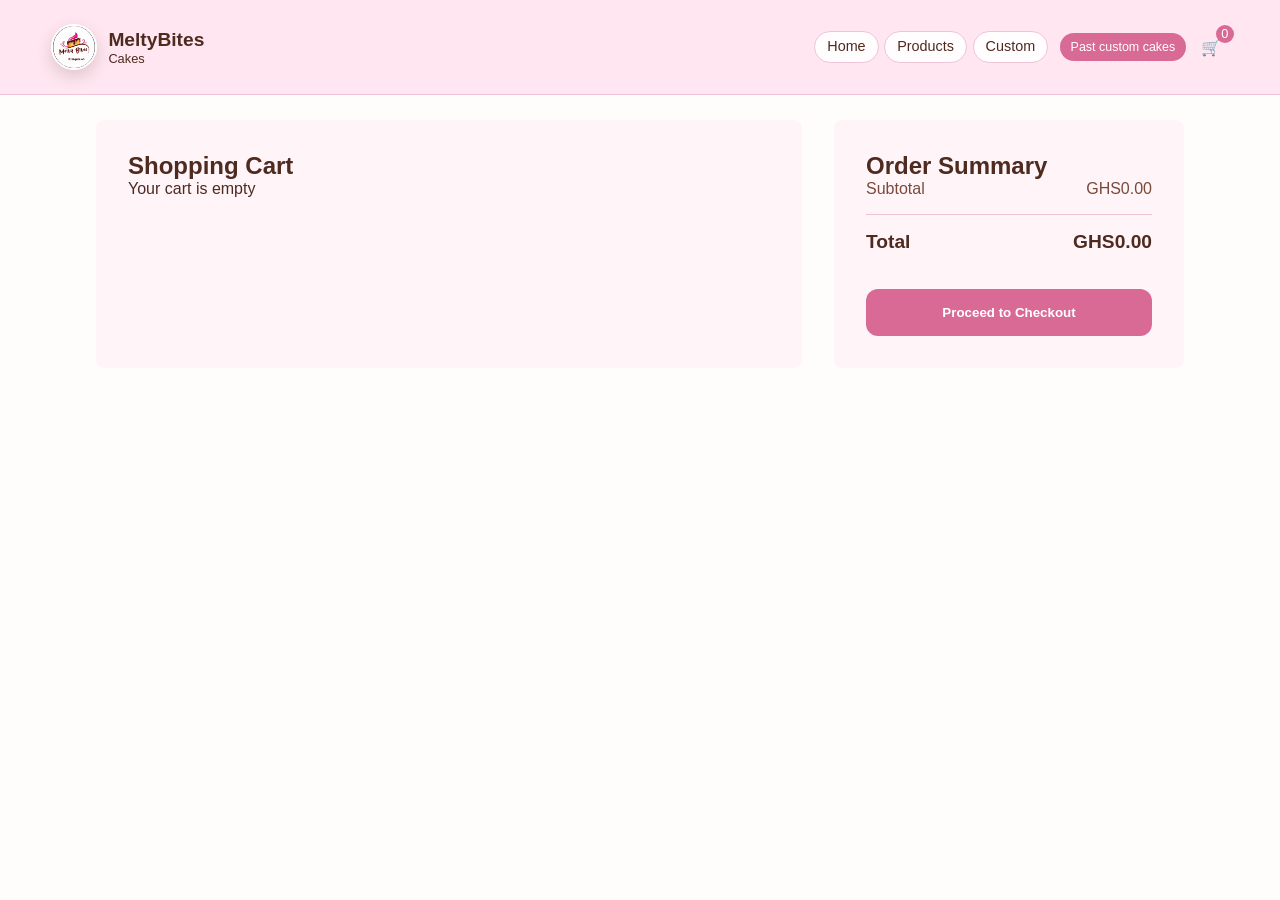
<file: cart.html>
<!DOCTYPE html>
<html lang="en">
<head>
  <meta charset="UTF-8">
  <meta name="viewport" content="width=device-width, initial-scale=1.0">
  <title>MeltyBites - Cart</title>
  <link rel="stylesheet" href="styles.css">
</head>
<body>
  <nav class="navbar">
    <div class="logo">
      <img src="images/melt.PNG" alt="MeltyBites logo" class="brand-logo">
      <div class="logo-text">
        <h1>MeltyBites</h1>
        <p>Cakes</p>
      </div>
    </div>
    <div class="nav-links">
      <div class="nav-pills" role="navigation" aria-label="Main">
        <a href="index.html" class="nav-link nav-pill">Home</a>
        <a href="products.html" class="nav-link nav-pill">Products</a>
        <a href="custom-cake.html" class="nav-link nav-pill">Custom</a>
      </div>
      <div class="nav-icons">
        <a href="gallery.html" class="gallery-btn" aria-label="Gallery of past custom cakes"><span class="gallery-btn-full">Past custom cakes</span><span class="gallery-btn-short" aria-hidden="true">Gallery</span></a>
        <a href="cart.html" class="cart-btn nav-cart-desktop" aria-label="Open cart">
          <span class="cart-icon">🛒</span>
          <span class="cart-count">0</span>
        </a>
      </div>
    </div>
  </nav>

  <main class="cart-page">
    <div class="cart-container">
      <section class="cart-items">
        <h1>Shopping Cart</h1>
      </section>
      <aside class="cart-summary">
        <h2>Order Summary</h2>
        <div class="summary-row">
          <span>Subtotal</span>
          <span class="subtotal">GHS0.00</span>
        </div>
        <div class="summary-row total">
          <span>Total</span>
          <span class="total-amount">GHS0.00</span>
        </div>
        <button class="checkout-btn">Proceed to Checkout</button>
      </aside>
    </div>
  </main>

  <a href="cart.html" class="mobile-cart-bar mobile-cart-bar--on-cart" aria-label="Shopping cart">
    <span class="mobile-cart-bar__icon">🛒</span>
    <span class="mobile-cart-bar__label">Your cart</span>
    <span class="cart-count mobile-cart-count">0</span>
  </a>

  <script src="script.js"></script>
</body>
</html>
</file>
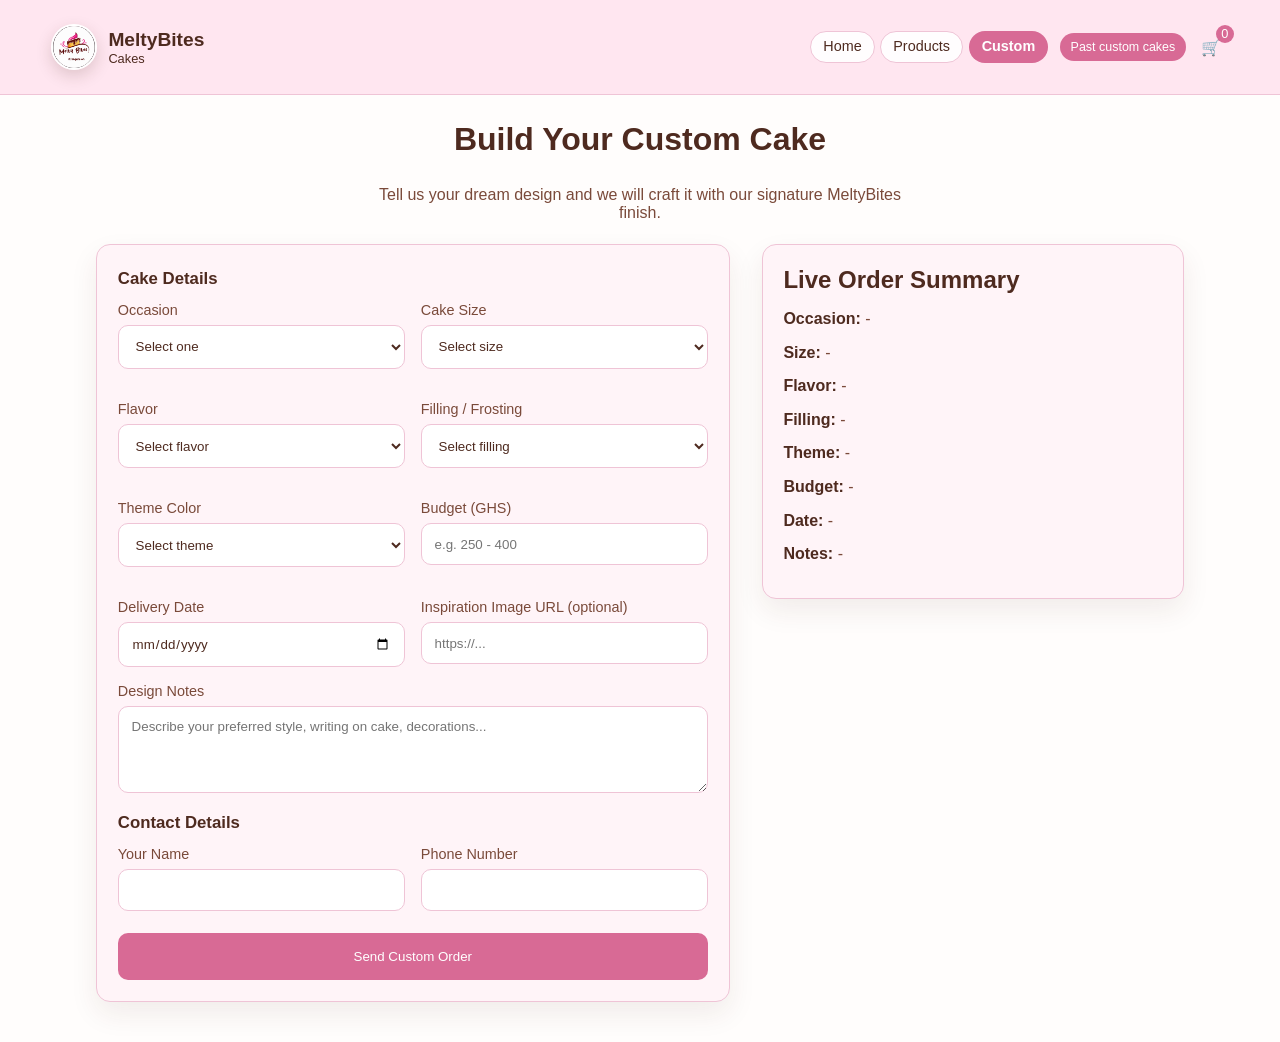
<file: custom-cake.html>
<!DOCTYPE html>
<html lang="en">
<head>
  <meta charset="UTF-8">
  <meta name="viewport" content="width=device-width, initial-scale=1.0">
  <title>MeltyBites - Custom Cakes</title>
  <link rel="stylesheet" href="styles.css">
</head>
<body>
  <nav class="navbar">
    <div class="logo">
      <img src="images/melt.PNG" alt="MeltyBites logo" class="brand-logo">
      <div class="logo-text">
        <h1>MeltyBites</h1>
        <p>Cakes</p>
      </div>
    </div>
    <div class="nav-links">
      <div class="nav-pills" role="navigation" aria-label="Main">
        <a href="index.html" class="nav-link nav-pill">Home</a>
        <a href="products.html" class="nav-link nav-pill">Products</a>
        <a href="custom-cake.html" class="nav-link nav-pill active">Custom</a>
      </div>
      <div class="nav-icons">
        <a href="gallery.html" class="gallery-btn" aria-label="Gallery of past custom cakes"><span class="gallery-btn-full">Past custom cakes</span><span class="gallery-btn-short" aria-hidden="true">Gallery</span></a>
        <a href="cart.html" class="cart-btn nav-cart-desktop" aria-label="Open cart">
          <span class="cart-icon">🛒</span>
          <span class="cart-count">0</span>
        </a>
      </div>
    </div>
  </nav>

  <main class="custom-page">
    <h1 class="section-title">Build Your Custom Cake</h1>
    <p class="custom-intro">Tell us your dream design and we will craft it with our signature MeltyBites finish.</p>
    <div class="custom-layout">
      <form id="customCakeForm" class="custom-form">
        <h2 class="custom-block-title">Cake Details</h2>
        <div class="form-grid">
          <div class="form-group">
            <label for="occasion">Occasion</label>
            <select id="occasion" name="occasion" required>
              <option value="">Select one</option>
              <option>Birthday</option>
              <option>Wedding</option>
              <option>Anniversary</option>
              <option>Baby Shower</option>
              <option>Corporate Event</option>
            </select>
          </div>

          <div class="form-group">
            <label for="size">Cake Size</label>
            <select id="size" name="size" required>
              <option value="">Select size</option>
              <option>6"</option>
              <option>8"</option>
              <option>10"</option>
              <option>12"</option>
            </select>
          </div>

          <div class="form-group">
            <label for="flavor">Flavor</label>
            <select id="flavor" name="flavor" required>
              <option value="">Select flavor</option>
              <option>Chocolate</option>
              <option>Vanilla</option>
              <option>Red Velvet</option>
              <option>Strawberry</option>
              <option>Lemon</option>
            </select>
          </div>

          <div class="form-group">
            <label for="filling">Filling / Frosting</label>
            <select id="filling" name="filling" required>
              <option value="">Select filling</option>
              <option>Buttercream</option>
              <option>Whipped Cream</option>
              <option>Cream Cheese</option>
              <option>Chocolate Ganache</option>
            </select>
          </div>

          <div class="form-group">
            <label for="themeColor">Theme Color</label>
            <select id="themeColor" name="themeColor" required>
              <option value="">Select theme</option>
              <option>White</option>
              <option>Pink</option>
              <option>Chocolate Brown</option>
              <option>Mixed Palette</option>
            </select>
          </div>

          <div class="form-group">
            <label for="budget">Budget (GHS)</label>
            <input type="text" id="budget" name="budget" placeholder="e.g. 250 - 400" required>
          </div>

          <div class="form-group">
            <label for="deliveryDate">Delivery Date</label>
            <input type="date" id="deliveryDate" name="deliveryDate" required>
          </div>

          <div class="form-group">
            <label for="inspiration">Inspiration Image URL (optional)</label>
            <input type="url" id="inspiration" name="inspiration" placeholder="https://...">
          </div>
        </div>

        <div class="form-group">
          <label for="designNotes">Design Notes</label>
          <textarea id="designNotes" name="designNotes" rows="4" placeholder="Describe your preferred style, writing on cake, decorations..." required></textarea>
        </div>

        <h2 class="custom-block-title">Contact Details</h2>
        <div class="form-grid">
          <div class="form-group">
            <label for="customerName">Your Name</label>
            <input type="text" id="customerName" name="customerName" required>
          </div>
          <div class="form-group">
            <label for="customerPhone">Phone Number</label>
            <input type="tel" id="customerPhone" name="customerPhone" required>
          </div>
        </div>

        <button type="submit" class="submit-btn">Send Custom Order</button>
      </form>

      <aside class="custom-summary">
        <h2>Live Order Summary</h2>
        <p><strong>Occasion:</strong> <span id="sumOccasion">-</span></p>
        <p><strong>Size:</strong> <span id="sumSize">-</span></p>
        <p><strong>Flavor:</strong> <span id="sumFlavor">-</span></p>
        <p><strong>Filling:</strong> <span id="sumFilling">-</span></p>
        <p><strong>Theme:</strong> <span id="sumTheme">-</span></p>
        <p><strong>Budget:</strong> <span id="sumBudget">-</span></p>
        <p><strong>Date:</strong> <span id="sumDate">-</span></p>
        <p><strong>Notes:</strong> <span id="sumNotes">-</span></p>
      </aside>
    </div>
  </main>

  <a href="cart.html" class="mobile-cart-bar" aria-label="View shopping cart">
    <span class="mobile-cart-bar__icon">🛒</span>
    <span class="mobile-cart-bar__label">Cart</span>
    <span class="cart-count mobile-cart-count">0</span>
  </a>

  <script src="script.js"></script>
</body>
</html>
</file>
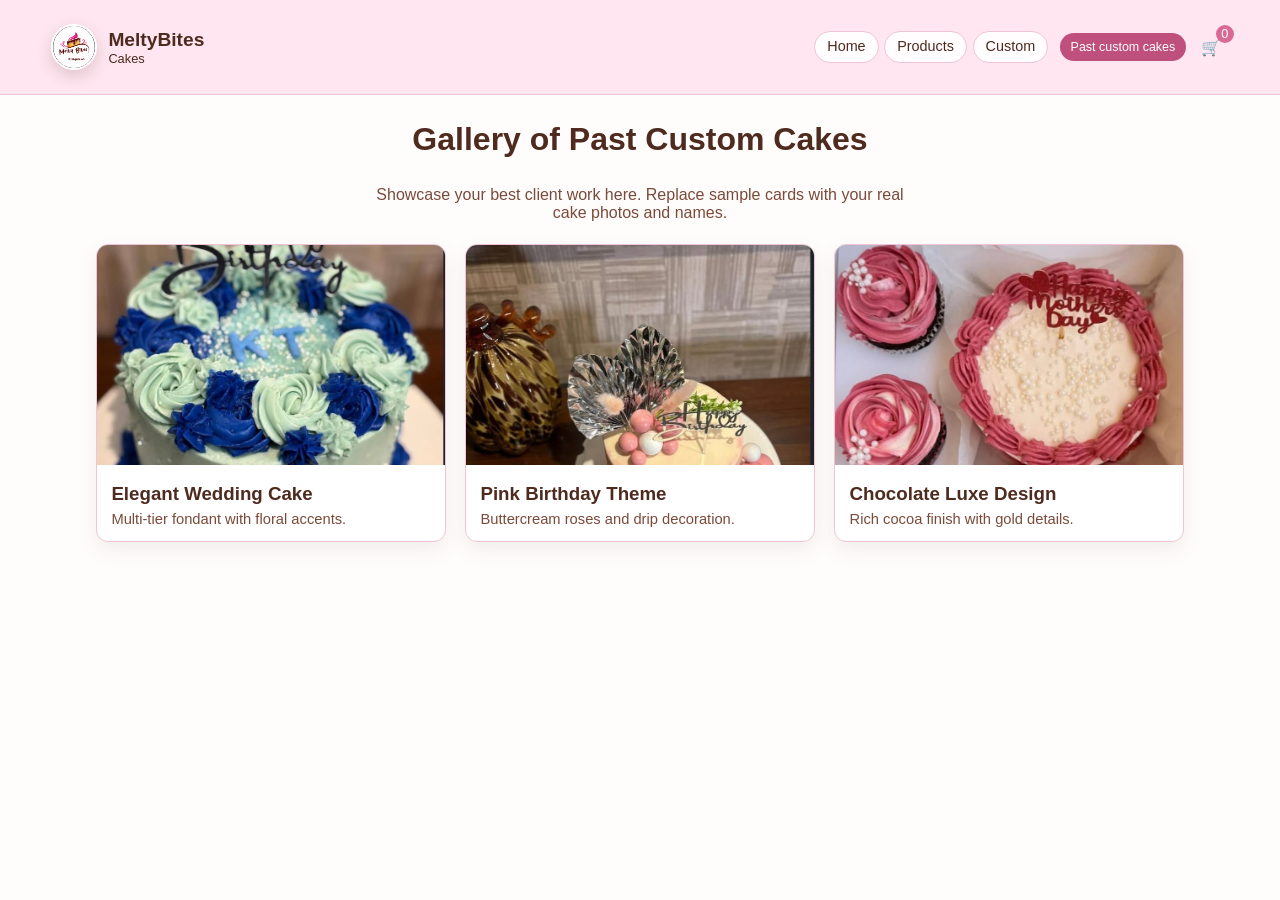
<file: gallery.html>
<!DOCTYPE html>
<html lang="en">
<head>
  <meta charset="UTF-8">
  <meta name="viewport" content="width=device-width, initial-scale=1.0">
  <title>MeltyBites - Custom Cake Gallery</title>
  <link rel="stylesheet" href="styles.css">
</head>
<body>
  <nav class="navbar">
    <div class="logo">
      <img src="images/melt.PNG" alt="MeltyBites logo" class="brand-logo">
      <div class="logo-text">
        <h1>MeltyBites</h1>
        <p>Cakes</p>
      </div>
    </div>
    <div class="nav-links">
      <div class="nav-pills" role="navigation" aria-label="Main">
        <a href="index.html" class="nav-link nav-pill">Home</a>
        <a href="products.html" class="nav-link nav-pill">Products</a>
        <a href="custom-cake.html" class="nav-link nav-pill">Custom</a>
      </div>
      <div class="nav-icons">
        <a href="gallery.html" class="gallery-btn active-gallery" aria-label="Gallery of past custom cakes"><span class="gallery-btn-full">Past custom cakes</span><span class="gallery-btn-short" aria-hidden="true">Gallery</span></a>
        <a href="cart.html" class="cart-btn nav-cart-desktop" aria-label="Open cart">
          <span class="cart-icon">🛒</span>
          <span class="cart-count">0</span>
        </a>
      </div>
    </div>
  </nav>

  <main class="gallery-page">
    <h1 class="section-title">Gallery of Past Custom Cakes</h1>
    <p class="custom-intro">Showcase your best client work here. Replace sample cards with your real cake photos and names.</p>

    <div class="gallery-grid">
      <article class="gallery-card">
        <img src="images/gallery/cake-1.jpg" alt="Custom wedding cake sample">
        <div class="gallery-card-body">
          <h3>Elegant Wedding Cake</h3>
          <p>Multi-tier fondant with floral accents.</p>
        </div>
      </article>
      <article class="gallery-card">
        <img src="images/gallery/cake-2.jpg" alt="Custom birthday cake sample">
        <div class="gallery-card-body">
          <h3>Pink Birthday Theme</h3>
          <p>Buttercream roses and drip decoration.</p>
        </div>
      </article>
      <article class="gallery-card">
        <img src="images/gallery/cake-3.jpg" alt="Chocolate custom cake sample">
        <div class="gallery-card-body">
          <h3>Chocolate Luxe Design</h3>
          <p>Rich cocoa finish with gold details.</p>
        </div>
      </article>
    </div>
  </main>

  <a href="cart.html" class="mobile-cart-bar" aria-label="View shopping cart">
    <span class="mobile-cart-bar__icon">🛒</span>
    <span class="mobile-cart-bar__label">Cart</span>
    <span class="cart-count mobile-cart-count">0</span>
  </a>

  <script src="script.js"></script>
</body>
</html>
</file>
<file: styles.css>
:root {
  --bg-primary: #fffdfc;
  --bg-secondary: #ffe6f0;
  --bg-elevated: #fff4f8;
  --text-primary: #4e2a1f;
  --text-secondary: #7a4a3a;
  --accent-color: #d86a95;
  --accent-hover: #bf4f7c;
  --border-color: #efc4d6;
  --section-gap: clamp(1.25rem, 4vw, 2.5rem);
  --page-pad-x: clamp(0.75rem, 4vw, 2rem);
  --mobile-cart-h: 3.35rem;
}

html {
  overflow-x: hidden;
  -webkit-text-size-adjust: 100%;
}

* {
  margin: 0;
  padding: 0;
  box-sizing: border-box;
  font-family: Arial, sans-serif;
}

img,
picture,
video,
svg {
  max-width: 100%;
  height: auto;
}

body {
  background-color: var(--bg-primary);
  color: var(--text-primary);
  min-height: 100vh;
  overflow-x: hidden;
  overflow-y: auto;
  -webkit-overflow-scrolling: touch;
}

.navbar {
  display: flex;
  flex-wrap: wrap;
  justify-content: space-between;
  align-items: center;
  gap: 0.75rem 1rem;
  padding: clamp(0.65rem, 2vw, 1.5rem) clamp(1rem, 4vw, 4rem);
  position: fixed;
  top: 0;
  left: 0;
  right: 0;
  width: 100%;
  max-width: 100vw;
  background-color: var(--bg-secondary);
  z-index: 1000;
  border-bottom: 1px solid var(--border-color);
}

.logo {
  cursor: pointer;
  display: flex;
  align-items: center;
  gap: 0.7rem;
}

.brand-logo {
  width: 46px;
  height: 46px;
  border-radius: 50%;
  object-fit: cover;
  border: 2px solid #fff;
  box-shadow: 0 6px 16px rgba(78, 42, 31, 0.18);
}

.logo-text h1,
.logo-text p {
  margin: 0;
}

.logo h1 {
  font-size: 1.2rem;
  font-weight: bold;
}

.logo p {
  font-size: 0.8rem;
}

.nav-links {
  display: flex;
  flex-wrap: wrap;
  align-items: center;
  justify-content: flex-end;
  gap: 0.5rem 0.75rem;
  flex: 1 1 auto;
  min-width: 0;
}

.nav-pills {
  display: flex;
  flex-wrap: wrap;
  align-items: center;
  gap: 0.35rem;
  min-width: 0;
}

.nav-link.nav-pill {
  padding: 0.42rem 0.75rem;
  border-radius: 999px;
  background: rgba(255, 255, 255, 0.92);
  border: 1px solid var(--border-color);
  font-size: clamp(0.78rem, 2.8vw, 0.9rem);
  line-height: 1.2;
  white-space: nowrap;
}

.nav-link.nav-pill::after {
  display: none;
}

.nav-link.nav-pill.active {
  background: var(--accent-color);
  color: #fff;
  border-color: transparent;
  font-weight: 600;
}

.nav-icons {
  display: flex;
  align-items: center;
  gap: 0.45rem;
  flex-shrink: 0;
}

.gallery-btn-short {
  display: none;
}

.gallery-btn {
  text-decoration: none;
  font-size: clamp(0.72rem, 2.5vw, 0.78rem);
  color: #fff;
  background: var(--accent-color);
  padding: 0.45rem 0.65rem;
  border-radius: 999px;
  white-space: nowrap;
  max-width: 100%;
}

.gallery-btn:hover,
.active-gallery {
  background: var(--accent-hover);
}

.nav-link {
  color: var(--text-primary);
  text-decoration: none;
  font-size: 0.9rem;
  position: relative;
}

.nav-link.active {
  font-weight: bold;
}

.nav-link::after {
  content: "";
  position: absolute;
  bottom: -5px;
  left: 0;
  width: 0;
  height: 2px;
  background-color: var(--accent-color);
  transition: width 0.3s ease;
}

.nav-link.active::after {
  width: 100%;
}

.search-btn {
  background: none;
  border: none;
  color: var(--text-primary);
  cursor: pointer;
  font-size: 1.2rem;
  padding: 0.5rem;
}

.cart-btn {
  position: relative;
  display: flex;
  align-items: center;
  color: var(--text-primary);
  text-decoration: none;
  padding: 0.5rem;
}

.cart-count {
  position: absolute;
  top: -5px;
  right: -5px;
  background-color: var(--accent-color);
  color: #fff;
  font-size: 0.8rem;
  width: 18px;
  height: 18px;
  border-radius: 50%;
  display: flex;
  align-items: center;
  justify-content: center;
}

.hero {
  position: relative;
  width: 100%;
  max-width: 100vw;
  min-height: min(100dvh, 52rem);
  display: flex;
  flex-direction: column;
  padding: clamp(5.5rem, 14vw, 8rem) var(--page-pad-x) var(--section-gap);
  overflow: hidden;
  gap: clamp(1rem, 3vw, 2rem);
}

.hero h2 {
  font-size: clamp(1.75rem, 6.5vw, 3.5rem);
  line-height: 1.12;
  z-index: 2;
  position: relative;
  letter-spacing: -0.02em;
  max-width: 100%;
}

.background-text {
  position: absolute;
  width: 150%;
  height: 100%;
  background-image: radial-gradient(circle at center, rgba(255, 255, 255, 0.12), transparent 45%);
  opacity: 0.1;
  z-index: 1;
  left: -25%;
  top: 0;
}

.carousel {
  position: relative;
  width: 100%;
  max-width: 100%;
  height: clamp(200px, 42vw, 300px);
  display: flex;
  flex-direction: column;
  align-items: center;
  margin-top: clamp(1.25rem, 4vw, 5rem);
  z-index: 2;
}

.product-container {
  position: relative;
  width: 100%;
  max-width: min(100%, 28rem);
  margin-inline: auto;
  height: clamp(200px, 42vw, 300px);
  display: flex;
  justify-content: center;
  align-items: flex-start;
  touch-action: pan-y;
}

.product {
  position: absolute;
  transition: all 0.6s cubic-bezier(0.4, 0, 0.2, 1);
  cursor: pointer;
  max-width: min(90vw, 360px);
  top: 50%;
  width: min(72vw, 300px);
  height: min(58vw, 320px);
  max-height: 85%;
  object-fit: cover;
  border-radius: 12px;
}

.product.left {
  transform: translate(-100%, -50%) scale(0.4);
  opacity: 0.6;
  z-index: 1;
}

.product.center {
  transform: translate(0, -50%) scale(1.1);
  opacity: 1;
  z-index: 2;
}

.product.right {
  transform: translate(100%, -50%) scale(0.4);
  opacity: 0.6;
  z-index: 1;
}

.product-container.slide-next .product.left {
  transform: translate(-130%, -50%) scale(0.35);
  opacity: 0.2;
}

.product-container.slide-next .product.center {
  transform: translate(-90%, -50%) scale(0.75);
  opacity: 0.7;
}

.product-container.slide-next .product.right {
  transform: translate(0, -50%) scale(1.1);
  opacity: 1;
}

.product-container.slide-prev .product.left {
  transform: translate(0, -50%) scale(1.1);
  opacity: 1;
}

.product-container.slide-prev .product.center {
  transform: translate(90%, -50%) scale(0.75);
  opacity: 0.7;
}

.product-container.slide-prev .product.right {
  transform: translate(130%, -50%) scale(0.35);
  opacity: 0.2;
}

.carousel-controls {
  display: flex;
  gap: 1rem;
  margin-top: clamp(3rem, 18vw, 12rem);
}

.control-btn {
  background: none;
  border: 2px solid var(--accent-color);
  color: var(--text-primary);
  width: 40px;
  height: 40px;
  border-radius: 50%;
  cursor: pointer;
  font-size: 20px;
}

.product-popup {
  padding: var(--section-gap) var(--page-pad-x) clamp(2rem, 5vw, 3rem);
}

.popup-content {
  display: flex;
  flex-direction: row;
  flex-wrap: wrap;
  align-items: stretch;
  gap: clamp(1rem, 3vw, 1.75rem);
  width: 100%;
  max-width: 72rem;
  margin-inline: auto;
  min-height: auto;
  padding: clamp(1rem, 3vw, 2rem);
  background-color: var(--bg-secondary);
  border-radius: 16px;
  border: 1px solid var(--border-color);
  box-shadow: 0 12px 32px rgba(78, 42, 31, 0.08);
}

.popup-left {
  flex: 1 1 16rem;
  display: flex;
  flex-direction: column;
  justify-content: center;
  padding-right: 0;
  min-width: 0;
}

.popup-left h1 {
  font-size: clamp(1.35rem, 4.5vw, 2.4rem);
  margin-bottom: 0.5rem;
  line-height: 1.15;
}

.popup-left .price {
  font-size: clamp(1.1rem, 3.5vw, 1.5rem);
  font-weight: bold;
  color: var(--accent-color);
  margin: 0.65rem 0;
}

.popup-left .description {
  color: var(--text-secondary);
  line-height: 1.55;
  margin-bottom: 1rem;
  font-size: clamp(0.9rem, 2.8vw, 1rem);
}

.popup-right {
  flex: 1 1 14rem;
  display: flex;
  align-items: center;
  justify-content: center;
  min-width: 0;
}

.popup-media {
  margin: 0;
  width: 100%;
  max-width: 100%;
  border-radius: 12px;
  overflow: hidden;
  background: var(--bg-elevated);
}

.popup-media img,
.popup-right img {
  display: block;
  width: 100%;
  max-width: 100%;
  height: auto;
  max-height: min(52vh, 340px);
  object-fit: cover;
  border-radius: 12px;
}

.color-options,
.size-options {
  display: flex;
  gap: 1rem;
  margin-bottom: 1.2rem;
}

.color-dot {
  width: 25px;
  height: 25px;
  border-radius: 50%;
  cursor: pointer;
}

.color-dot.active {
  transform: scale(1.2);
  border: 2px solid var(--accent-color);
}

.color-dot.black {
  background-color: black;
}

.color-dot.white {
  background-color: white;
}

.color-dot.gray {
  background-color: #808080;
}

.size-btn {
  width: 40px;
  height: 40px;
  border: 2px solid var(--accent-color);
  background: none;
  color: var(--text-primary);
  border-radius: 50%;
  cursor: pointer;
}

.size-btn.active,
.size-btn:hover {
  background-color: var(--accent-color);
  color: #fff;
}

.buy-now-btn {
  background-color: var(--accent-color);
  color: #fff;
  border: none;
  padding: 1rem 2rem;
  font-size: 1rem;
  border-radius: 30px;
  cursor: pointer;
  width: fit-content;
  margin-bottom: 1rem;
}

.slider-dots {
  display: flex;
  gap: 1rem;
}

.dot {
  width: 30px;
  height: 4px;
  background-color: rgba(255, 255, 255, 0.3);
  border-radius: 2px;
  cursor: pointer;
}

.dot.active {
  background-color: var(--accent-color);
}

.search-overlay {
  position: fixed;
  top: 0;
  left: 0;
  width: 100%;
  height: 100%;
  background-color: rgba(78, 42, 31, 0.45);
  display: none;
  justify-content: center;
  align-items: flex-start;
  padding-top: 100px;
  z-index: 1001;
}

.search-overlay.active {
  display: flex;
}

.search-container {
  width: 80%;
  max-width: 600px;
  position: relative;
}

.search-input {
  width: 100%;
  padding: 1rem;
  font-size: 1.2rem;
  border: 1px solid var(--border-color);
  border-radius: 4px;
  background-color: var(--bg-elevated);
  color: var(--text-primary);
}

.close-search {
  position: absolute;
  right: -40px;
  top: 50%;
  transform: translateY(-50%);
  background: none;
  border: none;
  color: var(--text-primary);
  font-size: 2rem;
  cursor: pointer;
}

.products-page {
  width: 100%;
  max-width: 72rem;
  margin: 0 auto;
  padding: clamp(4.75rem, 12vw, 7.5rem) var(--page-pad-x) var(--section-gap);
}

.gallery-page {
  width: 100%;
  max-width: 72rem;
  margin: 0 auto;
  padding: clamp(4.75rem, 12vw, 7.5rem) var(--page-pad-x) var(--section-gap);
}

.gallery-grid {
  display: grid;
  grid-template-columns: repeat(auto-fit, minmax(240px, 1fr));
  gap: 1.2rem;
}

.gallery-card {
  background: #fff;
  border: 1px solid var(--border-color);
  border-radius: 12px;
  overflow: hidden;
  box-shadow: 0 8px 20px rgba(78, 42, 31, 0.08);
}

.gallery-card img {
  width: 100%;
  height: 220px;
  object-fit: cover;
  background: #f5f0f3;
}

.gallery-card-body {
  padding: 0.9rem;
}

.gallery-card-body h3 {
  margin-bottom: 0.35rem;
}

.gallery-card-body p {
  color: var(--text-secondary);
  font-size: 0.92rem;
}

.section-title {
  text-align: center;
  margin: 0 0 var(--section-gap);
  font-size: clamp(1.35rem, 4.5vw, 2rem);
  line-height: 1.2;
  font-weight: 700;
}

.product-grid {
  display: grid;
  grid-template-columns: repeat(auto-fit, minmax(min(100%, 15rem), 1fr));
  gap: clamp(0.85rem, 3vw, 1.5rem);
}

.product-card {
  background: #fff;
  border-radius: 14px;
  overflow: hidden;
  border: 1px solid var(--border-color);
  box-shadow: 0 6px 20px rgba(78, 42, 31, 0.06);
  display: flex;
  flex-direction: column;
  min-width: 0;
}

.product-image {
  position: relative;
  overflow: hidden;
  aspect-ratio: 4 / 3;
  max-height: 13rem;
}

.product-image img {
  width: 100%;
  height: 100%;
  max-width: 100%;
  object-fit: cover;
  display: block;
}

/* ── REPLACE your existing .quick-add-btn block and its two @media blocks with this ── */

.quick-add-btn {
  display: block;
  width: 100%;
  background: var(--accent-color);
  color: #fff;
  border: none;
  padding: 0.55rem 0.65rem;
  font-size: 0.82rem;
  font-weight: 600;
  cursor: pointer;
  /* hidden by default on desktop — revealed on card hover */
  opacity: 0;
  max-height: 0;
  overflow: hidden;
  transition: opacity 0.25s ease, max-height 0.25s ease;
}

/* Desktop hover reveal */
@media (hover: hover) and (pointer: fine) {
  .product-card:hover .quick-add-btn {
    opacity: 1;
    max-height: 3rem;
  }
}

/* Mobile / touch — always visible */
@media (hover: none), (pointer: coarse) {
  .quick-add-btn {
    opacity: 1;
    max-height: 3rem;
  }
}

  .product-image {
    overflow: visible;      /* so the button isn't clipped */
  }

  .product-card {
    overflow: hidden;       /* card still clips its own border-radius */
  }
}


.product-info {
  padding: 0.65rem 0.75rem 0.85rem;
  text-align: left;
  display: flex;
  flex-direction: column;
  gap: 0.15rem;
  flex: 1;
}

.product-info h3 {
  font-size: clamp(0.92rem, 3vw, 1.05rem);
  line-height: 1.25;
}

.product-info .price {
  margin-top: 0;
  color: var(--accent-color);
  font-weight: 700;
  font-size: 0.95rem;
}

.cart-page {
  width: 100%;
  max-width: 72rem;
  margin: 0 auto;
  padding: clamp(4.75rem, 12vw, 7.5rem) var(--page-pad-x) var(--section-gap);
}

.cart-container {
  display: grid;
  grid-template-columns: 1fr 350px;
  gap: 2rem;
}

.cart-items,
.cart-summary {
  background-color: var(--bg-elevated);
  border-radius: 8px;
  padding: 2rem;
}

.cart-item {
  display: grid;
  grid-template-columns: 100px 2fr 1fr auto 90px;
  align-items: center;
  gap: 1.5rem;
  padding: 1.5rem;
  border-bottom: 1px solid var(--border-color);
  position: relative;
}

.cart-item img {
  width: 100%;
  border-radius: 4px;
}

.item-quantity {
  display: flex;
  align-items: center;
  gap: 0.8rem;
  background: var(--bg-secondary);
  padding: 0.5rem;
  border-radius: 4px;
}

.quantity-btn {
  background: var(--accent-color);
  color: white;
  border: none;
  width: 30px;
  height: 30px;
  border-radius: 4px;
  cursor: pointer;
}

.item-total {
  font-weight: bold;
  color: var(--accent-color);
}

.remove-item {
  background: #ff4444;
  color: white;
  border: none;
  border-radius: 4px;
  padding: 8px 18px;
  cursor: pointer;
}

.summary-row {
  display: flex;
  justify-content: space-between;
  margin-bottom: 1rem;
  color: var(--text-secondary);
}

.summary-row.total {
  border-top: 1px solid var(--border-color);
  margin-top: 1rem;
  padding-top: 1rem;
  color: var(--text-primary);
  font-weight: bold;
  font-size: 1.2rem;
}

.checkout-btn {
  width: 100%;
  background-color: var(--accent-color);
  color: #fff;
  border: none;
  padding: 1rem;
  border-radius: 12px;
  font-weight: bold;
  margin-top: 1.25rem;
  cursor: pointer;
}

.add-to-cart-message,
.remove-message {
  position: fixed;
  right: 20px;
  z-index: 1200;
  color: white;
  padding: 10px 20px;
  border-radius: 5px;
}

.add-to-cart-message {
  bottom: 20px;
  background-color: var(--bg-elevated);
  border: 1px solid var(--accent-color);
}

.remove-message {
  top: 20px;
  background: #ff4444;
}

.checkout-overlay {
  position: fixed;
  inset: 0;
  background: rgba(0, 0, 0, 0.8);
  display: flex;
  justify-content: center;
  align-items: center;
  z-index: 1200;
}

.checkout-form {
  background: var(--bg-secondary);
  padding: 2rem;
  border-radius: 8px;
  width: 90%;
  max-width: 500px;
}

.form-group {
  margin-bottom: 1rem;
}

.form-group label {
  display: block;
  margin-bottom: 0.4rem;
}

.form-group input,
.form-group textarea {
  width: 100%;
  padding: 0.8rem;
  border: 1px solid var(--border-color);
  border-radius: 4px;
  background: var(--bg-elevated);
  color: var(--text-primary);
}

.submit-btn,
.cancel-btn {
  width: 100%;
  padding: 1rem;
  margin-top: 1rem;
  border: none;
  border-radius: 4px;
  cursor: pointer;
}

.submit-btn {
  background: var(--accent-color);
  color: white;
}

.cancel-btn {
  background: var(--bg-elevated);
  color: var(--text-primary);
}

.custom-page {
  width: 100%;
  max-width: 72rem;
  margin: 0 auto;
  padding: clamp(4.75rem, 12vw, 7.5rem) var(--page-pad-x) var(--section-gap);
}

.custom-intro {
  text-align: center;
  color: var(--text-secondary);
  margin: -0.8rem auto 1.4rem;
  max-width: 60ch;
}

.custom-layout {
  display: grid;
  grid-template-columns: 1.5fr 1fr;
  gap: clamp(1rem, 3vw, 2rem);
  align-items: start;
}

.custom-form,
.custom-summary {
  background: var(--bg-elevated);
  border: 1px solid var(--border-color);
  border-radius: 14px;
  padding: 1.3rem;
  box-shadow: 0 12px 28px rgba(78, 42, 31, 0.08);
}

.form-grid {
  display: grid;
  grid-template-columns: repeat(2, minmax(0, 1fr));
  gap: 1rem;
}

.custom-block-title {
  font-size: 1.05rem;
  margin: 0.2rem 0 0.8rem;
  color: var(--text-primary);
}

.custom-form .form-group label {
  display: block;
  margin-bottom: 0.45rem;
  font-size: 0.9rem;
  color: var(--text-secondary);
}

.custom-form input,
.custom-form select,
.custom-form textarea {
  width: 100%;
  padding: 0.78rem 0.8rem;
  border: 1px solid var(--border-color);
  border-radius: 10px;
  background: #fff;
  color: var(--text-primary);
  transition: border-color 0.2s ease, box-shadow 0.2s ease;
}

.custom-form input:focus,
.custom-form select:focus,
.custom-form textarea:focus {
  outline: none;
  border-color: var(--accent-color);
  box-shadow: 0 0 0 3px rgba(216, 106, 149, 0.2);
}

.custom-form .submit-btn {
  margin-top: 0.4rem;
  border-radius: 10px;
}

.custom-summary p {
  margin-bottom: 0.7rem;
  line-height: 1.4;
}

.custom-summary {
  position: sticky;
  top: 110px;
}

.custom-summary h2 {
  margin-bottom: 0.9rem;
}

.custom-summary span {
  color: var(--text-secondary);
}

/* Sticky mobile cart (≤768px) */
.mobile-cart-bar {
  display: none;
  position: fixed;
  left: 0;
  right: 0;
  bottom: 0;
  z-index: 1100;
  align-items: center;
  justify-content: center;
  gap: 0.5rem;
  min-height: var(--mobile-cart-h);
  padding: 0.55rem 1rem calc(0.55rem + env(safe-area-inset-bottom, 0px));
  max-width: 100vw;
  background: linear-gradient(
    180deg,
    rgba(255, 253, 252, 0) 0%,
    rgba(255, 244, 248, 0.96) 22%,
    #fff4f8 100%
  );
  border-top: 1px solid var(--border-color);
  box-shadow: 0 -10px 32px rgba(78, 42, 31, 0.14);
  text-decoration: none;
  color: var(--text-primary);
  font-weight: 600;
  font-size: clamp(0.88rem, 3.2vw, 0.98rem);
}

.mobile-cart-bar__icon {
  font-size: 1.2rem;
  line-height: 1;
}

.mobile-cart-bar--on-cart {
  background: var(--accent-color);
  color: #fff;
  border-top-color: transparent;
}

.mobile-cart-bar .cart-count {
  position: static;
  margin-left: 0.35rem;
  min-width: 1.4rem;
  height: 1.4rem;
  font-size: 0.72rem;
  display: inline-flex;
  align-items: center;
  justify-content: center;
}

.mobile-cart-bar--on-cart .cart-count {
  background: #fff;
  color: var(--accent-color);
}

@media (max-width: 768px) {
  body {
    padding-bottom: calc(var(--mobile-cart-h) + env(safe-area-inset-bottom, 0px) + 0.35rem);
  }

  .mobile-cart-bar {
    display: flex;
  }

  .nav-cart-desktop {
    display: none !important;
  }

  .gallery-btn-full {
    display: none;
  }

  .gallery-btn-short {
    display: inline !important;
  }

  .navbar {
    flex-direction: column;
    align-items: stretch;
    gap: 0.45rem;
    padding: 0.55rem 0.75rem;
  }

  .logo {
    max-width: 100%;
  }

  .nav-links {
    width: 100%;
    flex-direction: column;
    align-items: stretch;
    gap: 0.4rem;
  }

  .nav-pills {
    justify-content: center;
    width: 100%;
  }

  .nav-icons {
    width: 100%;
    justify-content: center;
    flex-wrap: wrap;
    gap: 0.5rem;
  }

  .gallery-btn {
    flex: 0 1 auto;
    text-align: center;
    font-size: 0.78rem;
    padding: 0.42rem 0.7rem;
  }

  .hero {
    min-height: auto;
    padding-top: clamp(5.75rem, 18vw, 7rem);
    padding-inline: var(--page-pad-x);
    padding-bottom: 1rem;
  }

  .hero h2 {
    text-align: center;
    width: 100%;
  }

  .carousel {
    margin-top: 0.75rem;
    height: clamp(190px, 48vw, 240px);
  }

  .product-container {
    height: clamp(190px, 48vw, 240px);
    max-width: 100%;
  }

  .product {
    width: min(68vw, 220px);
    height: min(50vw, 200px);
  }

  .product.left {
    transform: translate(-80%, -50%) scale(0.4);
  }

  .product.right {
    transform: translate(80%, -50%) scale(0.4);
  }

  .carousel-controls {
    display: none;
  }

  .popup-content {
    flex-direction: column-reverse;
    align-items: stretch;
    padding: 0.85rem;
    gap: 0.85rem;
  }

  .popup-left {
    order: 2;
    padding-right: 0;
  }

  .popup-right {
    order: 1;
  }

  .popup-media img,
  .popup-right img {
    max-height: min(38vh, 260px);
    width: 100%;
  }

  .cart-container {
    grid-template-columns: 1fr;
    gap: var(--section-gap);
  }

  .cart-items,
  .cart-summary {
    padding: 1rem;
    border-radius: 14px;
  }

  .custom-layout,
  .form-grid {
    grid-template-columns: 1fr;
    gap: 1rem;
  }

  .custom-summary {
    position: static;
  }

  .cart-item {
    grid-template-columns: min(72px, 22vw) 1fr;
    gap: 0.65rem;
    padding: 0.85rem 0.35rem;
  }

  .cart-item .item-quantity,
  .cart-item .item-total,
  .cart-item .remove-item {
    grid-column: 2;
  }

  .cart-item .remove-item {
    width: fit-content;
  }

  .gallery-grid {
    grid-template-columns: 1fr;
    gap: 0.85rem;
  }

  .gallery-card img {
    height: min(42vw, 200px);
    max-height: 14rem;
  }

  .search-container {
    width: 92%;
  }

  .close-search {
    right: 8px;
    top: -42px;
    transform: none;
  }

  .add-to-cart-message {
    bottom: calc(var(--mobile-cart-h) + env(safe-area-inset-bottom, 0px) + 0.75rem);
  }
}

@media (max-width: 480px) {
  :root {
    --section-gap: 1rem;
  }

  .logo h1 {
    font-size: clamp(0.95rem, 4vw, 1.05rem);
  }

  .logo p {
    font-size: 0.68rem;
  }

  .brand-logo {
    width: 34px;
    height: 34px;
  }

  .nav-link.nav-pill {
    padding: 0.38rem 0.6rem;
    font-size: 0.76rem;
  }

  .hero h2 {
    font-size: clamp(1.45rem, 7vw, 1.85rem);
  }

  .product {
    width: min(64vw, 200px);
    height: min(48vw, 180px);
  }

  .product.left {
    transform: translate(-72%, -50%) scale(0.38);
  }

  .product.right {
    transform: translate(72%, -50%) scale(0.38);
  }

  .control-btn {
    width: 34px;
    height: 34px;
    font-size: 16px;
  }

  .products-page,
  .cart-page,
  .custom-page,
  .gallery-page {
    padding-left: max(0.65rem, env(safe-area-inset-left));
    padding-right: max(0.65rem, env(safe-area-inset-right));
  }

  .product-grid {
    grid-template-columns: 1fr;
    gap: 0.75rem;
  }

  .product-image {
    max-height: 11rem;
  }

  .popup-left h1 {
    font-size: 1.2rem;
  }

  .buy-now-btn {
    width: 100%;
    max-width: 100%;
    text-align: center;
  }
}
</file>
